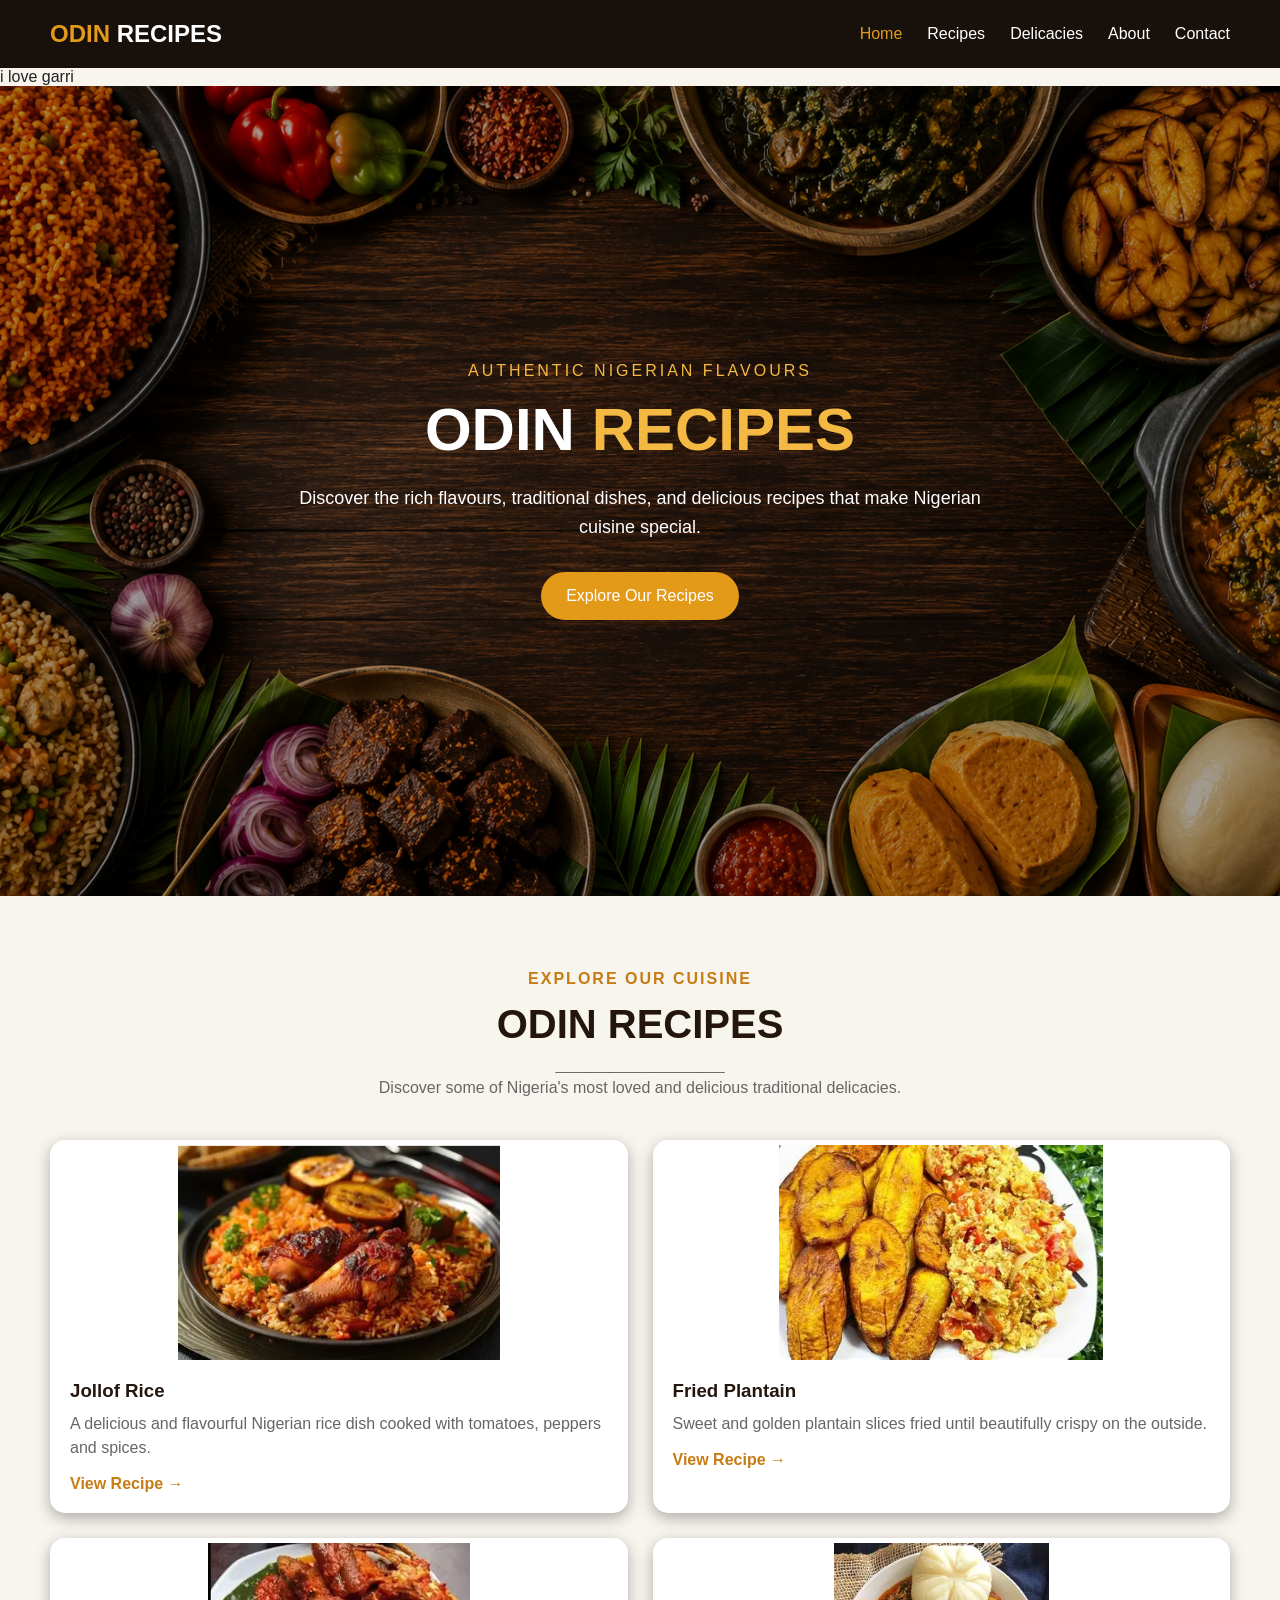
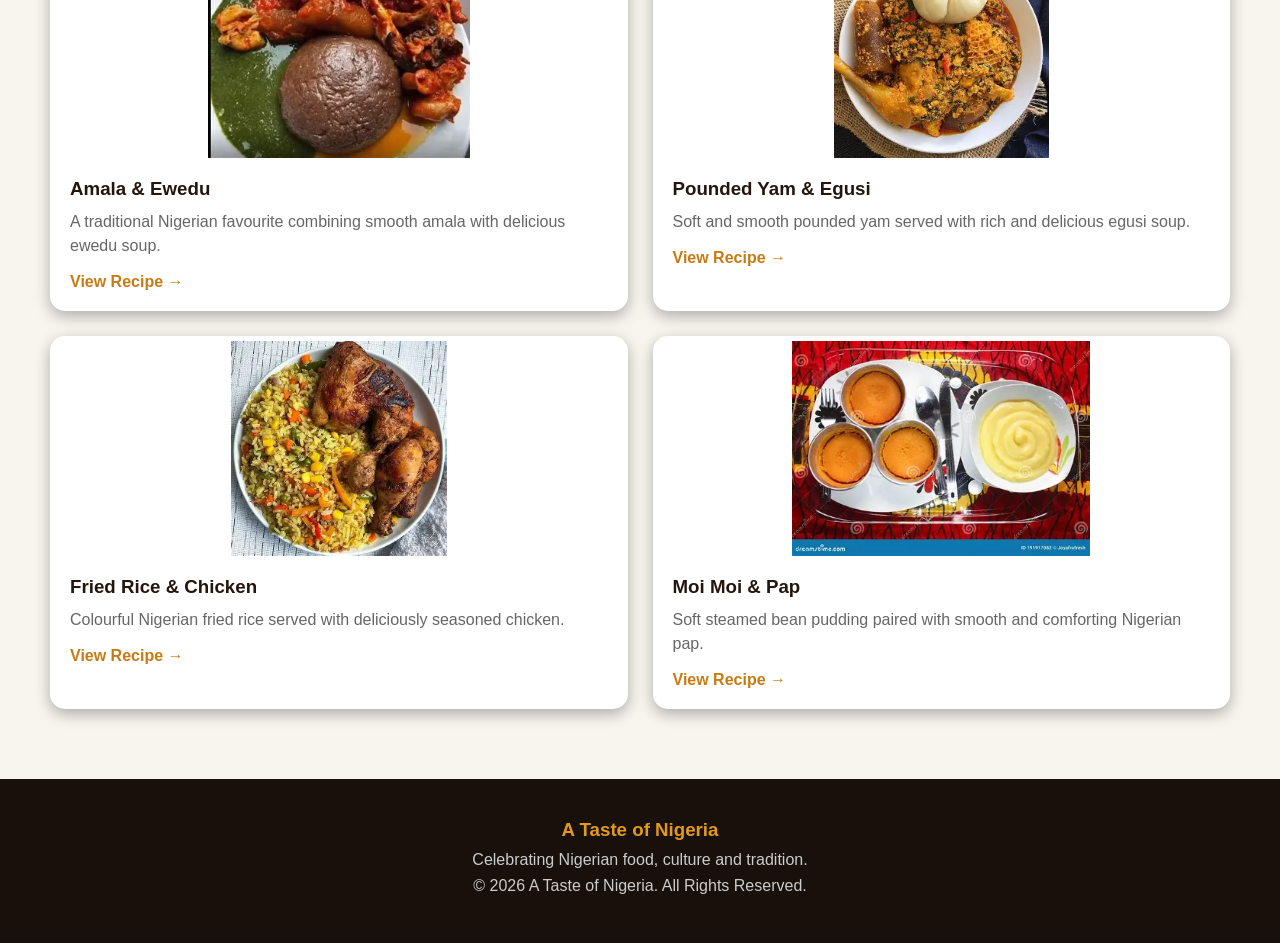
<file: index.html>
<!doctype html>
<html lang="en">
  <head>
    <meta charset="UTF-8" />
    <meta name="viewport" content="width=device-width, initial-scale=1.0" />

    <title>ODIN RECIPES</title>

    <link rel="stylesheet" href="css/style.css" />
  </head>

  <body>
    <!-- =========================
         NAVIGATION BAR
    ========================== -->

    <nav class="navbar">
      <div class="logo"><span>ODIN</span> RECIPES</div>

      <ul class="nav-links">
        <li><a href="index.html" class="active">Home</a></li>
        <li><a href="recipes.html">Recipes</a></li>
        <li><a href="#delicacies">Delicacies</a></li>
        <li><a href="#">About</a></li>
        <li><a href="#">Contact</a></li>
      </ul>
    </nav>
    <div>
      <p>
        i love garri
      </p>

    </div>
              
    <header class="hero">
      <div class="hero-overlay"></div>

      <div class="hero-content">
        <p class="hero-small-text">AUTHENTIC NIGERIAN FLAVOURS</p>

        <h1>ODIN <span>RECIPES</span></h1>

        <p class="hero-description">
          Discover the rich flavours, traditional dishes, and delicious recipes
          that make Nigerian cuisine special.
        </p>

        <a href="recipes.html" class="hero-button"> Explore Our Recipes </a>
      </div>
    </header>

    <section class="delicacies" id="delicacies">
      <div class="section-heading">
        <p>EXPLORE OUR CUISINE</p>

        <h2>ODIN RECIPES</h2>

        <strong> <span class="dot">___________________</span> </strong>

        <p>
          Discover some of Nigeria's most loved and delicious traditional
          delicacies.
        </p>
      </div>

      <div class="delicacy-container">
        <!-- JOLLOF RICE -->

        <article class="delicacy-card">
          <div class="delicacy-image">
            <img src="./images/image.png" alt="Nigerian Jollof Rice" />
          </div>

          <div class="delicacy-content">
            <h3>Jollof Rice</h3>

            <p>
              A delicious and flavourful Nigerian rice dish cooked with
              tomatoes, peppers and spices.
            </p>

            <a href="recipes.html#jollof-rice"> View Recipe → </a>
          </div>
        </article>

        <!-- FRIED PLANTAIN -->

        <article class="delicacy-card">
          <div class="delicacy-image">
            <img src="./images/image 2.png" alt="Nigerian Fried Plantain" />
          </div>

          <div class="delicacy-content">
            <h3>Fried Plantain</h3>

            <p>
              Sweet and golden plantain slices fried until beautifully crispy on
              the outside.
            </p>

            <a href="recipes.html#fried-plantain"> View Recipe → </a>
          </div>
        </article>

        <!-- AMALA AND EWEDU -->

        <article class="delicacy-card">
          <div class="delicacy-image">
            <img src="./images/image 3.png" alt="Amala and Ewedu" />
          </div>

          <div class="delicacy-content">
            <h3>Amala & Ewedu</h3>

            <p>
              A traditional Nigerian favourite combining smooth amala with
              delicious ewedu soup.
            </p>

            <a href="recipes.html#amala-ewedu"> View Recipe → </a>
          </div>
        </article>

        <!-- POUNDED YAM AND EGUSI -->

        <article class="delicacy-card">
          <div class="delicacy-image">
            <img src="./images/image 4.png" alt="Pounded Yam and Egusi Soup" />
          </div>

          <div class="delicacy-content">
            <h3>Pounded Yam & Egusi</h3>

            <p>
              Soft and smooth pounded yam served with rich and delicious egusi
              soup.
            </p>

            <a href="recipes.html#pounded-yam-egusi"> View Recipe → </a>
          </div>
        </article>

        <!-- FRIED RICE AND CHICKEN -->

        <article class="delicacy-card">
          <div class="delicacy-image">
            <img src="./images/image 5.png" alt="Fried Rice and Chicken" />
          </div>

          <div class="delicacy-content">
            <h3>Fried Rice & Chicken</h3>

            <p>
              Colourful Nigerian fried rice served with deliciously seasoned
              chicken.
            </p>

            <a href="recipes.html#fried-rice-chicken"> View Recipe → </a>
          </div>
        </article>

        <!-- MOI MOI AND PAP -->

        <article class="delicacy-card">
          <div class="delicacy-image">
            <img src="./images/image 6.png" alt="Moi Moi and Pap" />
          </div>

          <div class="delicacy-content">
            <h3>Moi Moi & Pap</h3>

            <p>
              Soft steamed bean pudding paired with smooth and comforting
              Nigerian pap.
            </p>

            <a href="recipes.html#moi-moi-pap"> View Recipe → </a>
          </div>
        </article>
      </div>
    </section>

    <!-- =========================
         FOOTER
    ========================== -->

    <footer>
      <h3>A Taste of Nigeria</h3>

      <p>Celebrating Nigerian food, culture and tradition.</p>

      <p class="copyright">
        &copy; 2026 A Taste of Nigeria. All Rights Reserved.
      </p>
    </footer>
  </body>
</html>
</file>
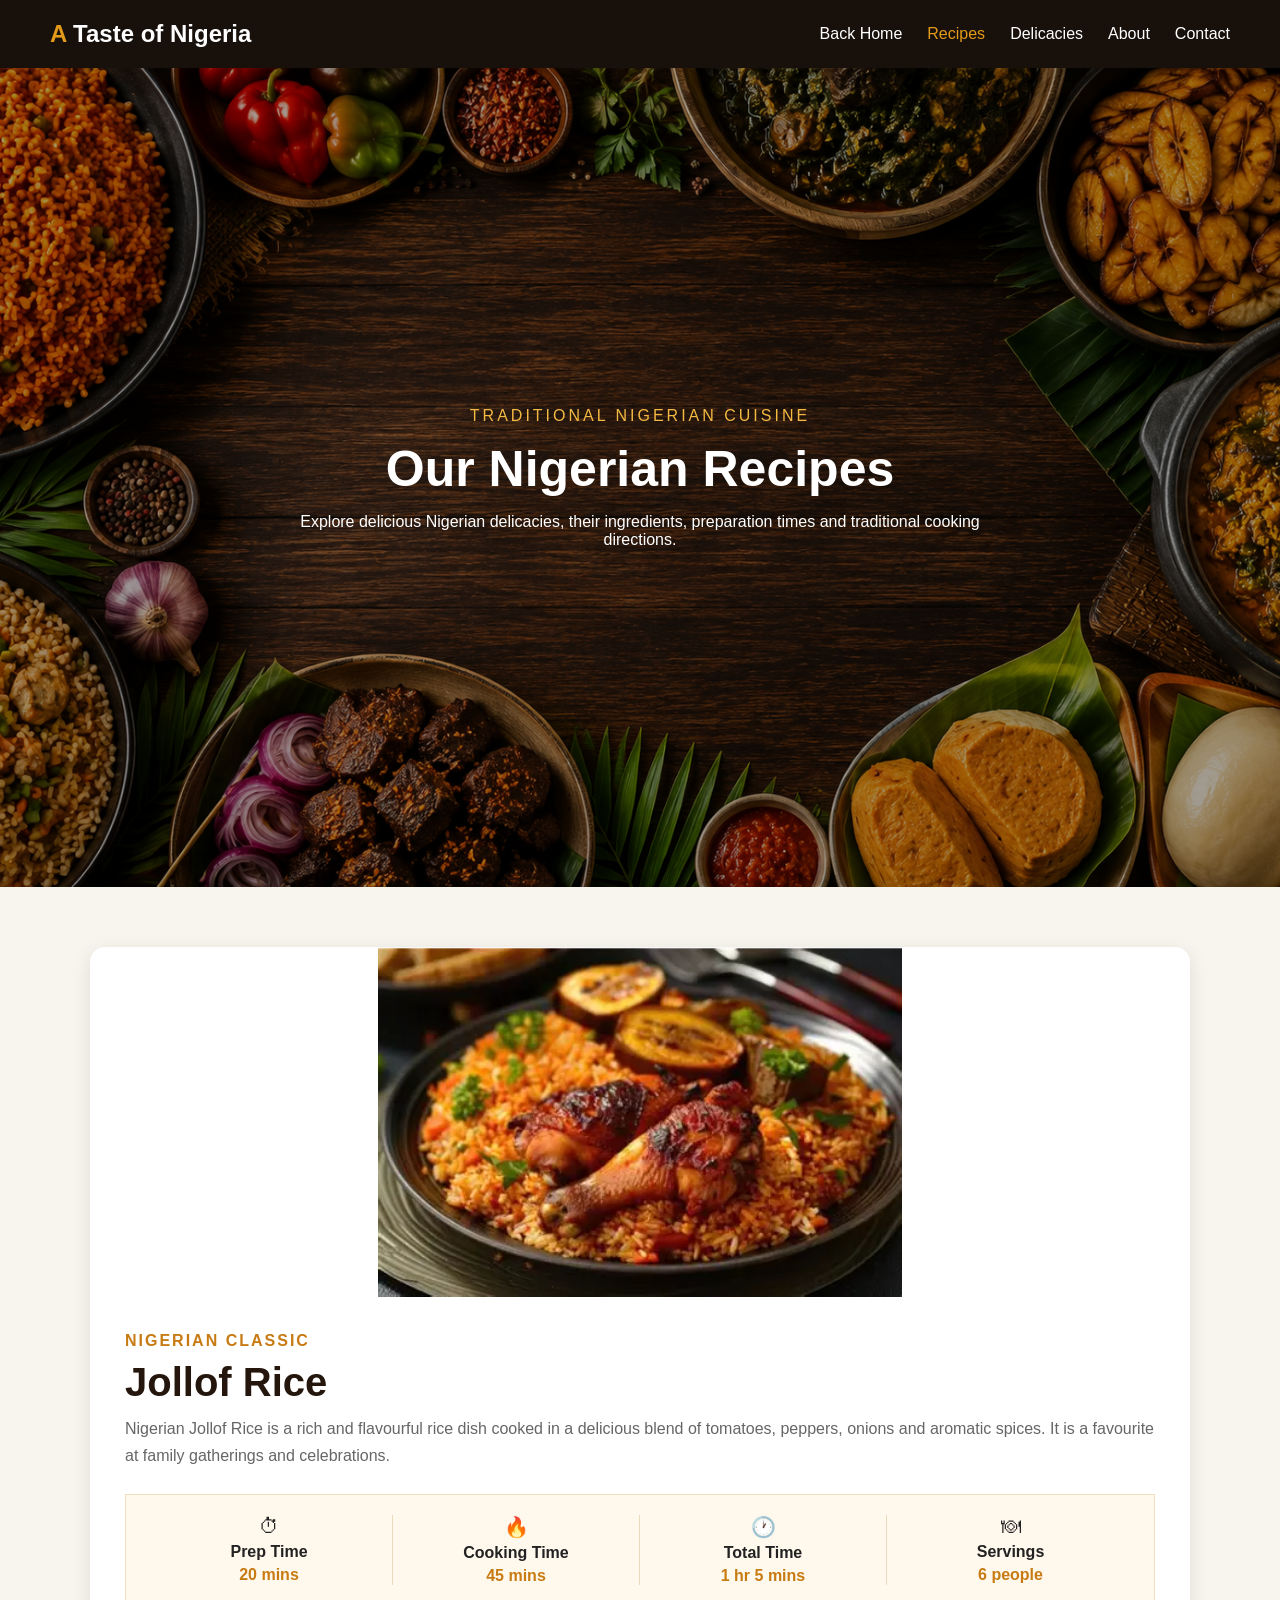
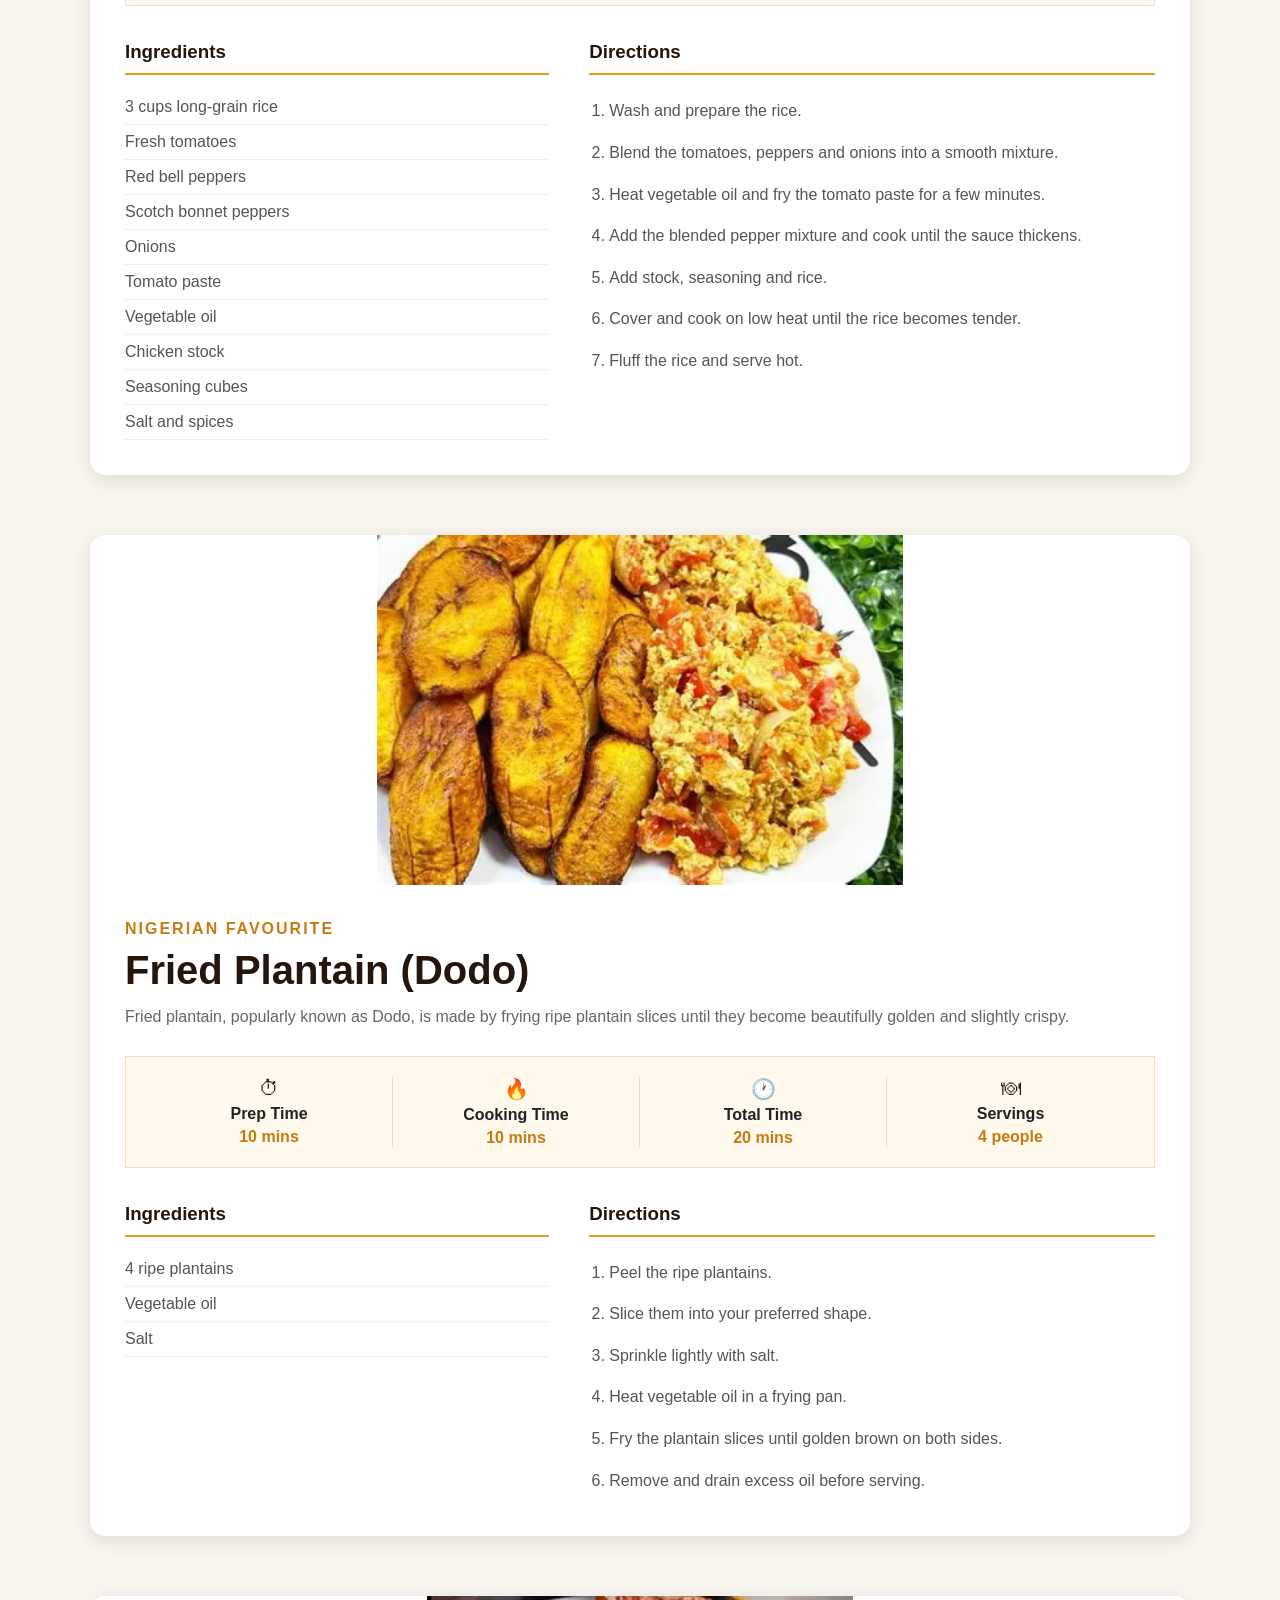
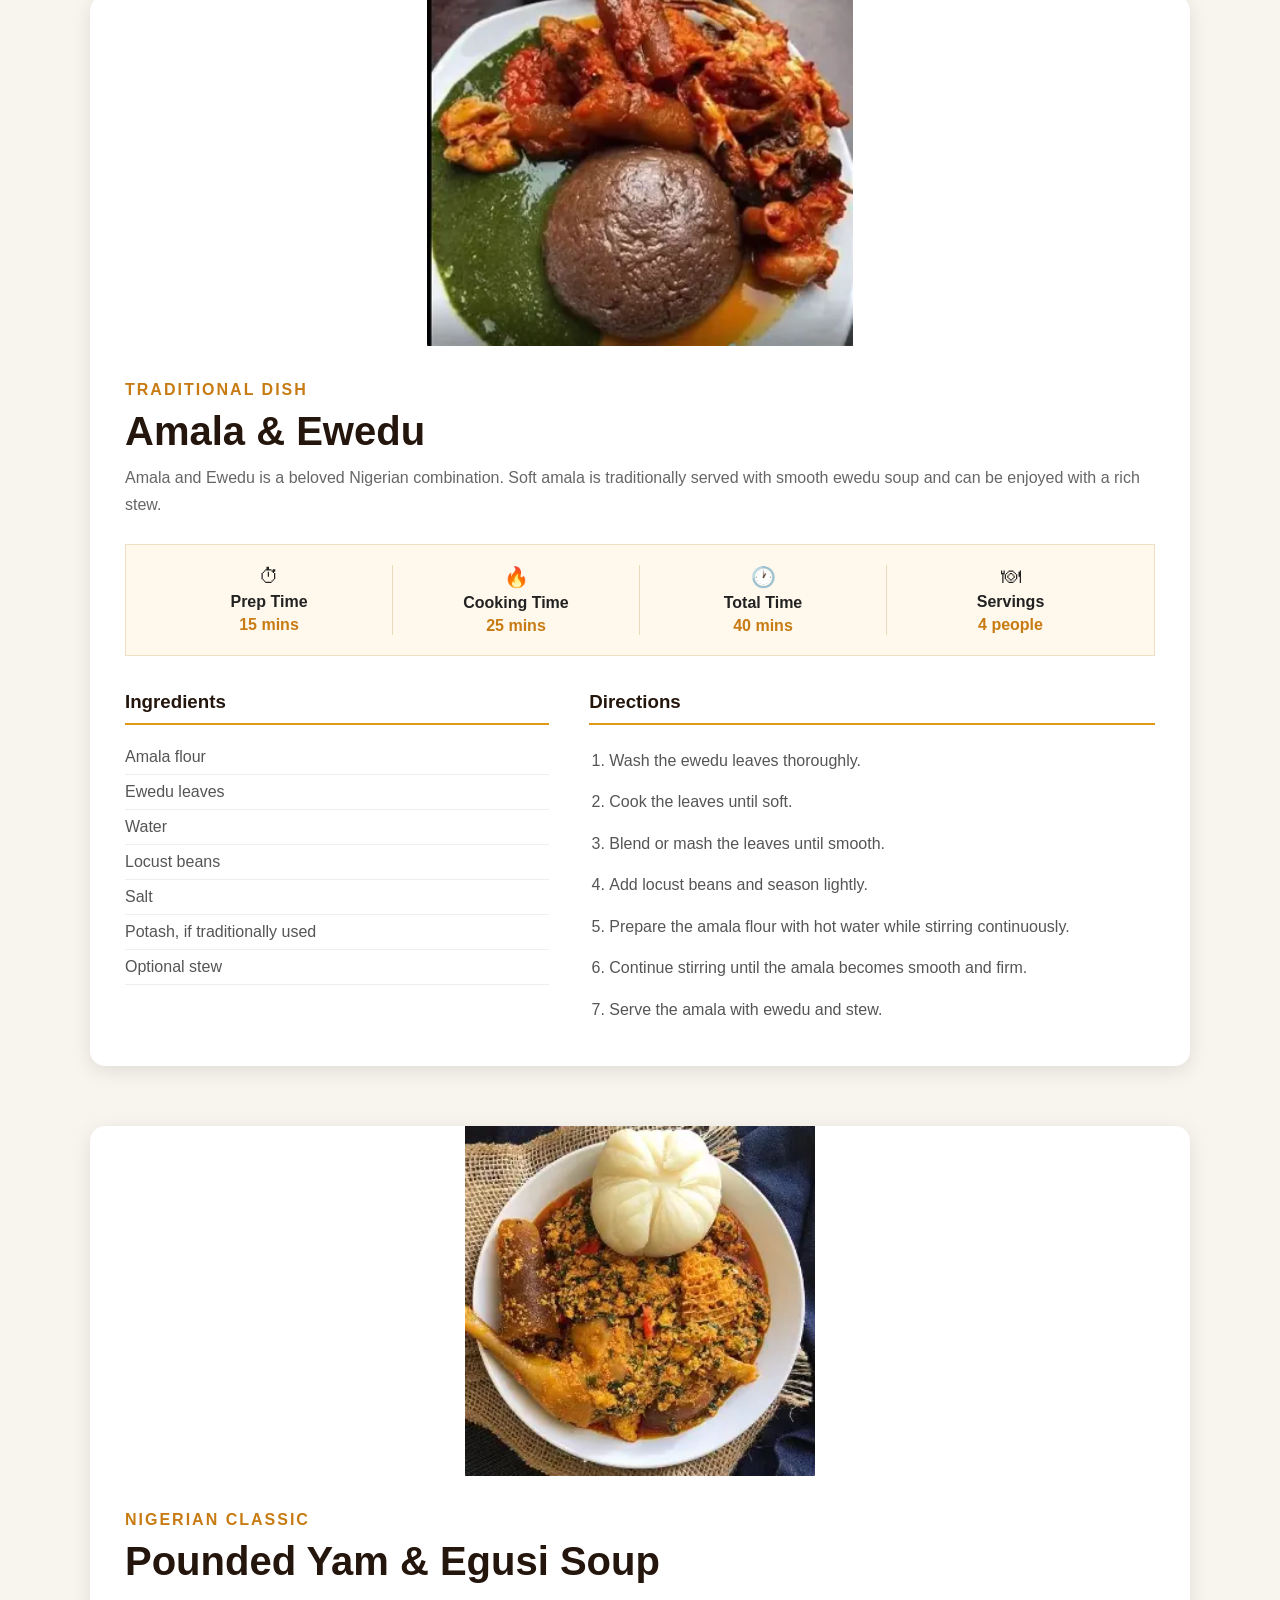
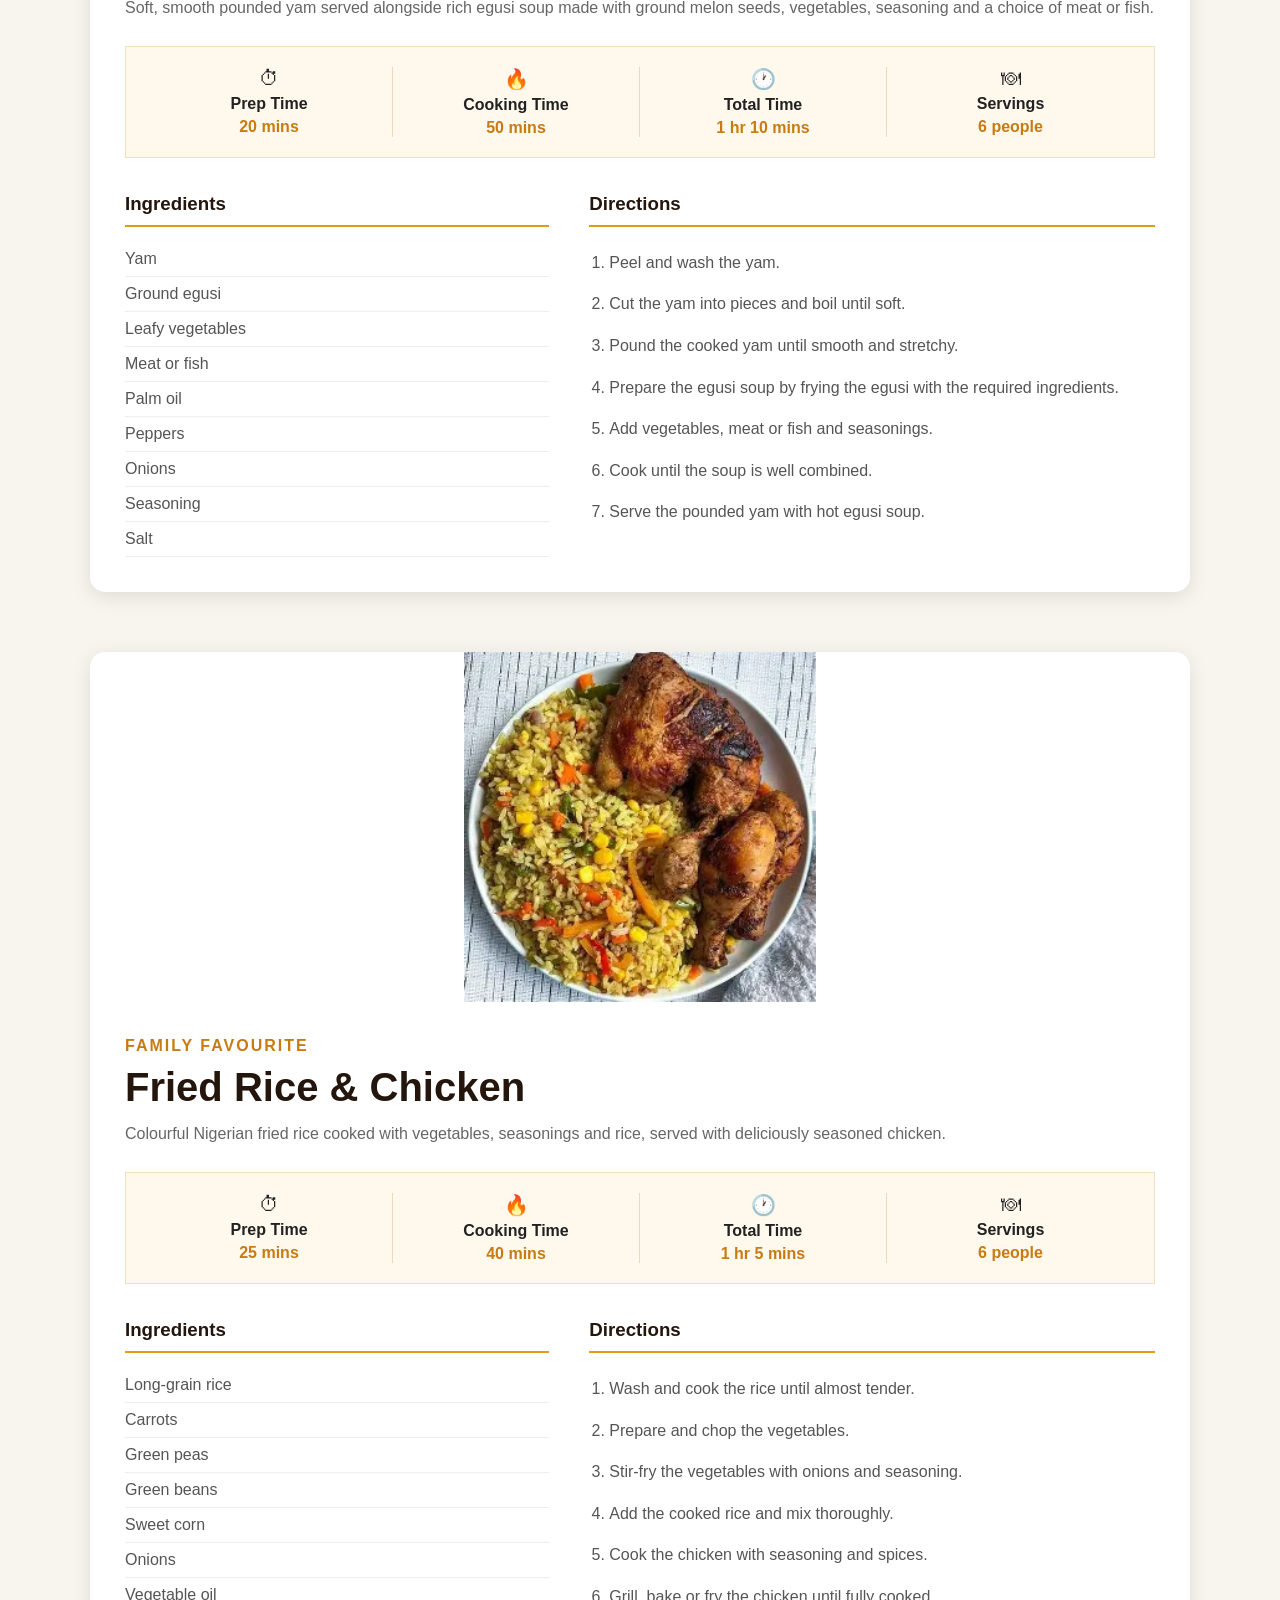
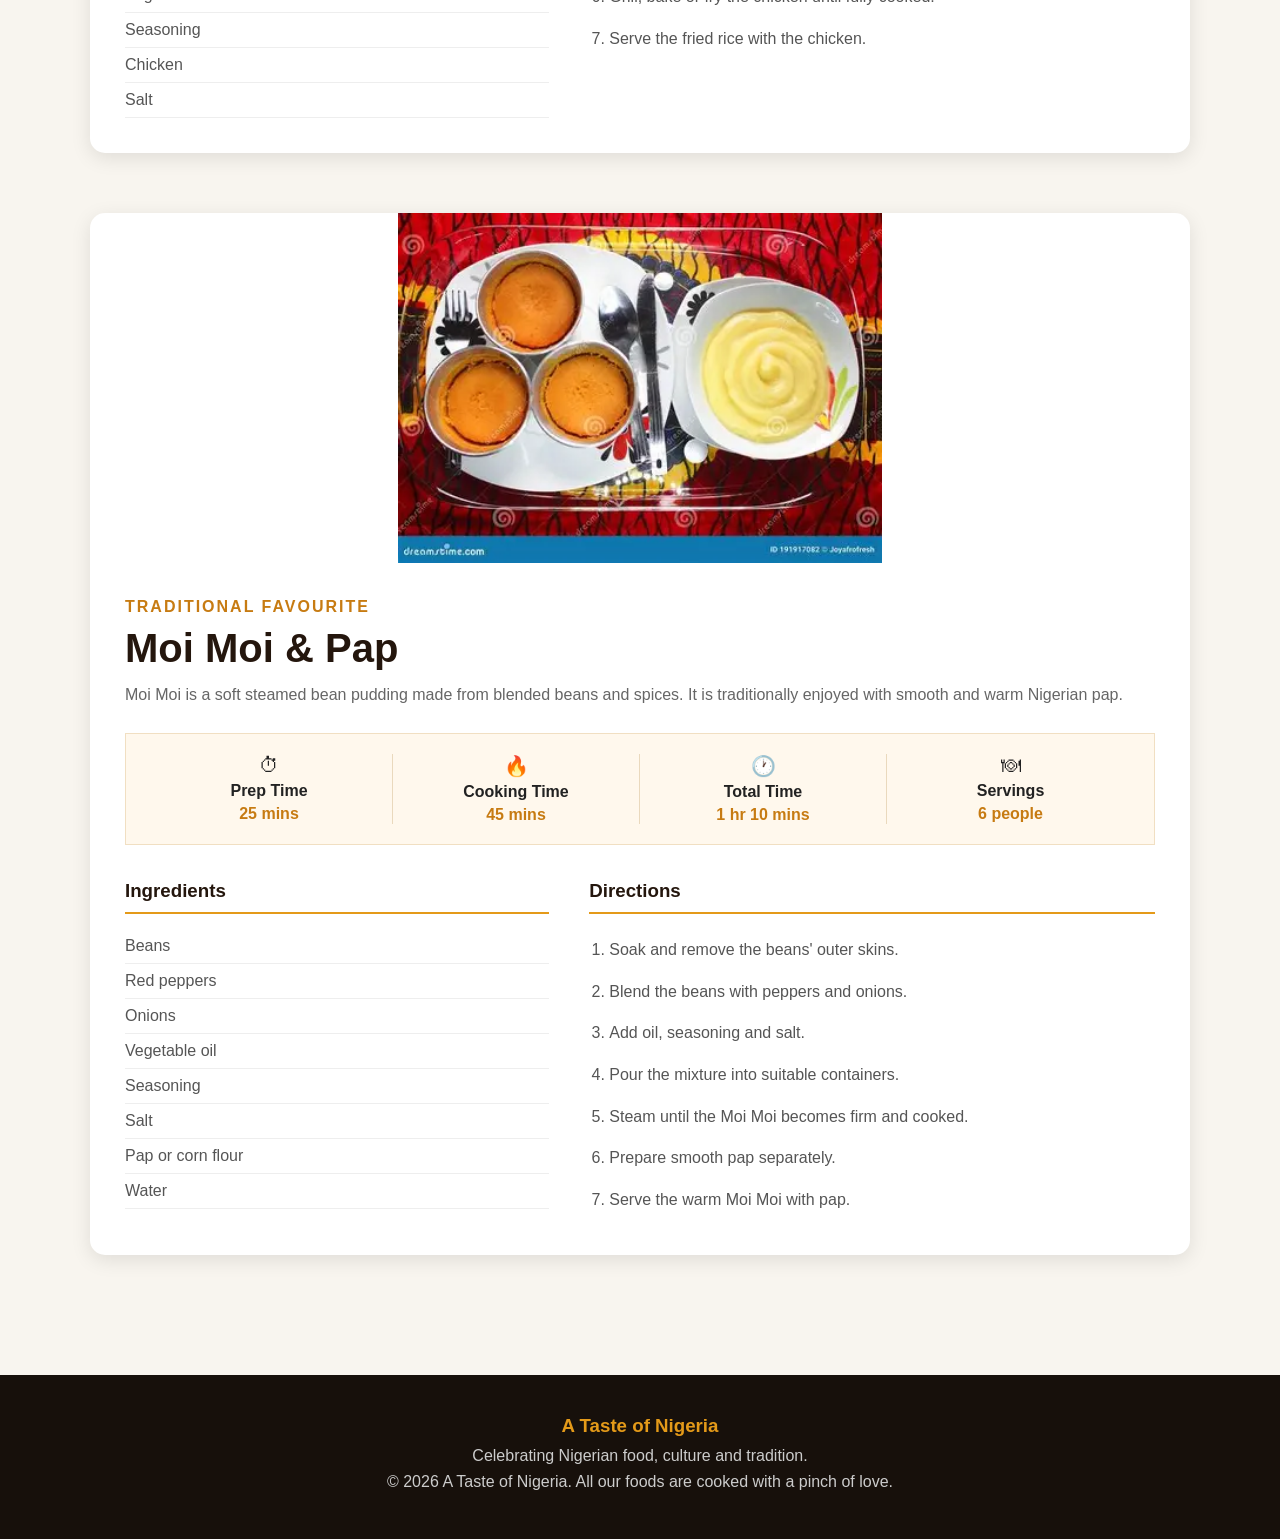
<file: recipes.html>
<!doctype html>
<html lang="en">
  <head>
    <meta charset="UTF-8" />
    <meta name="viewport" content="width=device-width, initial-scale=1.0" />

    <title>Recipes | A Taste of Nigeria</title>

    <link rel="stylesheet" href="css/style.css" />
  </head>

  <body>
    <!-- =========================
         NAVIGATION
    ========================== -->

    <nav class="navbar">
      <div class="logo"><span>A</span> Taste of Nigeria</div>

      <ul class="nav-links">
        <li><a href="index.html">Back Home</a></li>
        <li><a href="recipes.html" class="active">Recipes</a></li>
         <li><a href="index.html#delicacies">Delicacies</a></li>
        <li><a href="#">About</a></li>
        <li><a href="#">Contact</a></li>
      </ul>
    </nav>


    <header class="dashboard-hero">
      <div class="dashboard-hero-content">
        <p>TRADITIONAL NIGERIAN CUISINE</p>
            <div>
              <h1 >Our Nigerian Recipes</h1>
            </div>
      
        <p>
          Explore delicious Nigerian delicacies, their ingredients, preparation
          times and traditional cooking directions.
        </p>
      </div>
    </header>


    <main class="recipe-dashboard">

      <section class="recipe-section" id="jollof-rice">
        <div class="recipe-image">
          <img src="./images/image.png" alt="Nigerian Jollof Rice" />
        </div>

        <div class="recipe-details">
          <p class="recipe-category">NIGERIAN CLASSIC</p>

          <h2>Jollof Rice</h2>

          <p class="recipe-description">
            Nigerian Jollof Rice is a rich and flavourful rice dish cooked in a
            delicious blend of tomatoes, peppers, onions and aromatic spices. It
            is a favourite at family gatherings and celebrations.
          </p>

          <!-- TIME CARD -->

          <div class="recipe-info">
            <div>
              <span>⏱</span>
              <strong>Prep Time</strong>
              <p>20 mins</p>
            </div>

            <div>
              <span>🔥</span>
              <strong>Cooking Time</strong>
              <p>45 mins</p>
            </div>

            <div>
              <span>🕐</span>
              <strong>Total Time</strong>
              <p>1 hr 5 mins</p>
            </div>

            <div>
              <span>🍽</span>
              <strong>Servings</strong>
              <p>6 people</p>
            </div>
          </div>

          <!-- INGREDIENTS -->

          <div class="recipe-content">
            <div class="ingredients">
              <h3>Ingredients</h3>

              <ul>
                <li>3 cups long-grain rice</li>
                <li>Fresh tomatoes</li>
                <li>Red bell peppers</li>
                <li>Scotch bonnet peppers</li>
                <li>Onions</li>
                <li>Tomato paste</li>
                <li>Vegetable oil</li>
                <li>Chicken stock</li>
                <li>Seasoning cubes</li>
                <li>Salt and spices</li>
              </ul>
            </div>

            <!-- DIRECTIONS -->

            <div class="directions">
              <h3>Directions</h3>

              <ol>
                <li>Wash and prepare the rice.</li>

                <li>
                  Blend the tomatoes, peppers and onions into a smooth mixture.
                </li>

                <li>
                  Heat vegetable oil and fry the tomato paste for a few minutes.
                </li>

                <li>
                  Add the blended pepper mixture and cook until the sauce
                  thickens.
                </li>

                <li>Add stock, seasoning and rice.</li>

                <li>
                  Cover and cook on low heat until the rice becomes tender.
                </li>

                <li>Fluff the rice and serve hot.</li>
              </ol>
            </div>
          </div>
        </div>
      </section>

      

      <section class="recipe-section" id="fried-plantain">
        <div class="recipe-image">
          <img src="./images/image 2.png" alt="Fried Plantain" />
        </div>

        <div class="recipe-details">
          <p class="recipe-category">NIGERIAN FAVOURITE</p>

          <h2>Fried Plantain (Dodo)</h2>

          <p class="recipe-description">
            Fried plantain, popularly known as Dodo, is made by frying ripe
            plantain slices until they become beautifully golden and slightly
            crispy.
          </p>

          <div class="recipe-info">
            <div>
              <span>⏱</span>
              <strong>Prep Time</strong>
              <p>10 mins</p>
            </div>

            <div>
              <span>🔥</span>
              <strong>Cooking Time</strong>
              <p>10 mins</p>
            </div>

            <div>
              <span>🕐</span>
              <strong>Total Time</strong>
              <p>20 mins</p>
            </div>

            <div>
              <span>🍽</span>
              <strong>Servings</strong>
              <p>4 people</p>
            </div>
          </div>

          <div class="recipe-content">
            <div class="ingredients">
              <h3>Ingredients</h3>

              <ul>
                <li>4 ripe plantains</li>
                <li>Vegetable oil</li>
                <li>Salt</li>
              </ul>
            </div>

            <div class="directions">
              <h3>Directions</h3>

              <ol>
                <li>Peel the ripe plantains.</li>

                <li>Slice them into your preferred shape.</li>

                <li>Sprinkle lightly with salt.</li>

                <li>Heat vegetable oil in a frying pan.</li>

                <li>
                  Fry the plantain slices until golden brown on both sides.
                </li>

                <li>Remove and drain excess oil before serving.</li>
              </ol>
            </div>
          </div>
        </div>
      </section>

      

      <section class="recipe-section" id="amala-ewedu">
        <div class="recipe-image">
          <img src="./images/image 3.png" alt="Amala and Ewedu" />
        </div>

        <div class="recipe-details">
          <p class="recipe-category">TRADITIONAL DISH</p>

          <h2>Amala & Ewedu</h2>

          <p class="recipe-description">
            Amala and Ewedu is a beloved Nigerian combination. Soft amala is
            traditionally served with smooth ewedu soup and can be enjoyed with
            a rich stew.
          </p>

          <div class="recipe-info">
            <div>
              <span>⏱</span>
              <strong>Prep Time</strong>
              <p>15 mins</p>
            </div>

            <div>
              <span>🔥</span>
              <strong>Cooking Time</strong>
              <p>25 mins</p>
            </div>

            <div>
              <span>🕐</span>
              <strong>Total Time</strong>
              <p>40 mins</p>
            </div>

            <div>
              <span>🍽</span>
              <strong>Servings</strong>
              <p>4 people</p>
            </div>
          </div>

          <div class="recipe-content">
            <div class="ingredients">
              <h3>Ingredients</h3>

              <ul>
                <li>Amala flour</li>
                <li>Ewedu leaves</li>
                <li>Water</li>
                <li>Locust beans</li>
                <li>Salt</li>
                <li>Potash, if traditionally used</li>
                <li>Optional stew</li>
              </ul>
            </div>

            <div class="directions">
              <h3>Directions</h3>

              <ol>
                <li>Wash the ewedu leaves thoroughly.</li>

                <li>Cook the leaves until soft.</li>

                <li>Blend or mash the leaves until smooth.</li>

                <li>Add locust beans and season lightly.</li>

                <li>
                  Prepare the amala flour with hot water while stirring
                  continuously.
                </li>

                <li>
                  Continue stirring until the amala becomes smooth and firm.
                </li>

                <li>Serve the amala with ewedu and stew.</li>
              </ol>
            </div>
          </div>
        </div>
      </section>


      <section class="recipe-section" id="pounded-yam-egusi">
        <div class="recipe-image">
          <img
            src="./images/image 4.png"
            alt="Pounded Yam and Egusi Soup"
          />
        </div>

        <div class="recipe-details">
          <p class="recipe-category">NIGERIAN CLASSIC</p>

          <h2>Pounded Yam & Egusi Soup</h2>

          <p class="recipe-description">
            Soft, smooth pounded yam served alongside rich egusi soup made with
            ground melon seeds, vegetables, seasoning and a choice of meat or
            fish.
          </p>

          <div class="recipe-info">
            <div>
              <span>⏱</span>
              <strong>Prep Time</strong>
              <p>20 mins</p>
            </div>

            <div>
              <span>🔥</span>
              <strong>Cooking Time</strong>
              <p>50 mins</p>
            </div>

            <div>
              <span>🕐</span>
              <strong>Total Time</strong>
              <p>1 hr 10 mins</p>
            </div>

            <div>
              <span>🍽</span>
              <strong>Servings</strong>
              <p>6 people</p>
            </div>
          </div>

          <div class="recipe-content">
            <div class="ingredients">
              <h3>Ingredients</h3>

              <ul>
                <li>Yam</li>
                <li>Ground egusi</li>
                <li>Leafy vegetables</li>
                <li>Meat or fish</li>
                <li>Palm oil</li>
                <li>Peppers</li>
                <li>Onions</li>
                <li>Seasoning</li>
                <li>Salt</li>
              </ul>
            </div>

            <div class="directions">
              <h3>Directions</h3>

              <ol>
                <li>Peel and wash the yam.</li>

                <li>Cut the yam into pieces and boil until soft.</li>

                <li>Pound the cooked yam until smooth and stretchy.</li>

                <li>
                  Prepare the egusi soup by frying the egusi with the required
                  ingredients.
                </li>

                <li>Add vegetables, meat or fish and seasonings.</li>

                <li>Cook until the soup is well combined.</li>

                <li>Serve the pounded yam with hot egusi soup.</li>
              </ol>
            </div>
          </div>
        </div>
      </section>


      <section class="recipe-section" id="fried-rice-chicken">
        <div class="recipe-image">
          <img
            src="./images/image 5.png"
            alt="Fried Rice and Chicken"
          />
        </div>

        <div class="recipe-details">
          <p class="recipe-category">FAMILY FAVOURITE</p>

          <h2>Fried Rice & Chicken</h2>

          <p class="recipe-description">
            Colourful Nigerian fried rice cooked with vegetables, seasonings and
            rice, served with deliciously seasoned chicken.
          </p>

          <div class="recipe-info">
            <div>
              <span>⏱</span>
              <strong>Prep Time</strong>
              <p>25 mins</p>
            </div>

            <div>
              <span>🔥</span>
              <strong>Cooking Time</strong>
              <p>40 mins</p>
            </div>

            <div>
              <span>🕐</span>
              <strong>Total Time</strong>
              <p>1 hr 5 mins</p>
            </div>

            <div>
              <span>🍽</span>
              <strong>Servings</strong>
              <p>6 people</p>
            </div>
          </div>

          <div class="recipe-content">
            <div class="ingredients">
              <h3>Ingredients</h3>

              <ul>
                <li>Long-grain rice</li>
                <li>Carrots</li>
                <li>Green peas</li>
                <li>Green beans</li>
                <li>Sweet corn</li>
                <li>Onions</li>
                <li>Vegetable oil</li>
                <li>Seasoning</li>
                <li>Chicken</li>
                <li>Salt</li>
              </ul>
            </div>

            <div class="directions">
              <h3>Directions</h3>

              <ol>
                <li>Wash and cook the rice until almost tender.</li>

                <li>Prepare and chop the vegetables.</li>

                <li>Stir-fry the vegetables with onions and seasoning.</li>

                <li>Add the cooked rice and mix thoroughly.</li>

                <li>Cook the chicken with seasoning and spices.</li>

                <li>Grill, bake or fry the chicken until fully cooked.</li>

                <li>Serve the fried rice with the chicken.</li>
              </ol>
            </div>
          </div>
        </div>
      </section>

     

      <section class="recipe-section" id="moi-moi-pap">
        <div class="recipe-image">
          <img src="./images/image 6.png" alt="Moi Moi and Pap" />
        </div>

        <div class="recipe-details">
          <p class="recipe-category">TRADITIONAL FAVOURITE</p>

          <h2>Moi Moi & Pap</h2>

          <p class="recipe-description">
            Moi Moi is a soft steamed bean pudding made from blended beans and
            spices. It is traditionally enjoyed with smooth and warm Nigerian
            pap.
          </p>

          <div class="recipe-info">
            <div>
              <span>⏱</span>
              <strong>Prep Time</strong>
              <p>25 mins</p>
            </div>

            <div>
              <span>🔥</span>
              <strong>Cooking Time</strong>
              <p>45 mins</p>
            </div>

            <div>
              <span>🕐</span>
              <strong>Total Time</strong>
              <p>1 hr 10 mins</p>
            </div>

            <div>
              <span>🍽</span>
              <strong>Servings</strong>
              <p>6 people</p>
            </div>
          </div>

          <div class="recipe-content">
            <div class="ingredients">
              <h3>Ingredients</h3>

              <ul>
                <li>Beans</li>
                <li>Red peppers</li>
                <li>Onions</li>
                <li>Vegetable oil</li>
                <li>Seasoning</li>
                <li>Salt</li>
                <li>Pap or corn flour</li>
                <li>Water</li>
              </ul>
            </div>

            <div class="directions">
              <h3>Directions</h3>

              <ol>
                <li>Soak and remove the beans' outer skins.</li>

                <li>Blend the beans with peppers and onions.</li>

                <li>Add oil, seasoning and salt.</li>

                <li>Pour the mixture into suitable containers.</li>

                <li>Steam until the Moi Moi becomes firm and cooked.</li>

                <li>Prepare smooth pap separately.</li>

                <li>Serve the warm Moi Moi with pap.</li>
              </ol>
            </div>
          </div>
        </div>
      </section>
    </main>

    <!-- =========================
         FOOTER
    ========================== -->

    <footer>
      <h3>A Taste of Nigeria</h3>

      <p>Celebrating Nigerian food, culture and tradition.</p>

      <p class="copyright">
        &copy; 2026 A Taste of Nigeria.  All our foods are cooked with a pinch of love.
      </p>
    </footer>
  </body>
</html>
</file>
<file: css/style.css>
/* ================================
   BASIC SETTINGS
================================ */

* {
    margin: 0;
    padding: 0;
    box-sizing: border-box;
}

body {
    font-family: Arial, sans-serif;
    background: #f8f5ef;
    color: #222;
}


.navbar {
    background: #17100b;
    color: white;

    padding: 20px 50px;

    display: flex;
    justify-content: space-between;
    align-items: center;
}

.logo {
    font-size: 24px;
    font-weight: bold;
}

.logo span {
    color: #e49a19;
}

.nav-links {
    display: flex;
    gap: 25px;

    list-style: none;
}

.nav-links a {
    color: white;
    text-decoration: none;
}

.nav-links a:hover,
.nav-links .active {
    color: #e49a19;
}


.hero {
    height: 90vh;

    background-image:
        linear-gradient(
            rgba(0, 0, 0, 0.35),
            rgba(0, 0, 0, 0.35)
        ),
        url("../images/food-background\ 2.0\ .jpg.png");

    background-size: cover;
    background-position: center;

    display: flex;
    justify-content: center;
    align-items: center;

    text-align: center;
}

.hero-content {
    color: white;
    max-width: 700px;
}

.hero-small-text {
    color: #f4b942;

    letter-spacing: 3px;

    margin-bottom: 15px;
}

.hero h1 {
    font-size: 60px;
    margin-bottom: 20px;
}

.hero h1 span {
    color: #f4b942;
}

.hero-description {
    font-size: 18px;
    line-height: 1.6;

    margin-bottom: 30px;
}



.hero-button {
    background: #e49a19;
    color: white;

    padding: 15px 25px;

    text-decoration: none;

    border-radius: 25px;

    display: inline-block;
}

.hero-button:hover {
    background: #bd7410;
}



.delicacies {
    padding: 70px 50px;
}

.section-heading {
    text-align: center;

    margin-bottom: 40px;
}

.section-heading h2 {
    color: #24160d;

    font-size: 40px;

    margin: 10px 0;
}

.section-heading p {
    color: #666;

    line-height: 1.6;
}

.section-heading p:first-child {
    color: #c77b12;

    font-weight: bold;

    letter-spacing: 2px;
}



.delicacy-container {
    display: grid;

    grid-template-columns: repeat(2, 1fr);

    gap: 25px;
}

.delicacy-card {
    background: white;

    border-radius: 15px;

    overflow: hidden;

    box-shadow: 0 5px 15px rgba(0, 0, 0, 0.3);
}

.delicacy-card:hover {
    transform: translateY(-5px);
}

.delicacy-image {
    height: 220px;
}

.delicacy-image img {
    width: 100%;
    height: 100%;
padding-top: .3rem;
    object-fit: contain;
}

.delicacy-content {
    padding: 20px;
}

.delicacy-content h3 {
    color: #24160d;

    margin-bottom: 10px;
}

.delicacy-content p {
    color: #666;

    line-height: 1.5;

    margin-bottom: 15px;
}

.delicacy-content a {
    color: #c77b12;

    text-decoration: none;

    font-weight: bold;
}
/* .dot {
    color: #bd7410;
} */


.dashboard-hero {
    height: 91vh;

    background-image:
    linear-gradient(
            rgba(0, 0, 0, 0.35),
            rgba(0, 0, 0, 0.35)
        ),
    url("../images/food-background\ 2.0\ .jpg.png");

    background-size: cover;
    background-position: center;

    display: flex;
    justify-content: center;
    align-items: center;

    text-align: center;

    color: white;
}

.dashboard-hero-content {
    max-width: 700px;
}

.dashboard-hero h1 {
    font-size: 50px;

    margin: 15px 0;
}

.dashboard-hero-content > p:first-child {
    color: #f4b942;

    letter-spacing: 3px;
}


.recipe-dashboard {
    padding: 60px 50px;
}

.recipe-section {
    background: white;

    max-width: 1100px;

    margin: 0 auto 60px;

    border-radius: 15px;

    overflow: hidden;

    box-shadow: 0 5px 20px rgba(0, 0, 0, 0.1);
}



.recipe-image {
    height: 350px;
}

.recipe-image img {
    width: 100%;
    height: 100%;

    object-fit: contain;
}




.recipe-details {
    padding: 35px;
}

.recipe-category {
    color: #c77b12;

    font-weight: bold;

    letter-spacing: 2px;
}

.recipe-details h2 {
    color: #24160d;

    font-size: 40px;

    margin: 10px 0;
}

.recipe-description {
    color: #666;

    line-height: 1.7;

    margin-bottom: 25px;
}


.recipe-info {
    background: #fff8ed;

    border: 1px solid #f1dfc2;

    padding: 20px;

    display: grid;

    grid-template-columns: repeat(4, 1fr);

    margin-bottom: 35px;
}

.recipe-info div {
    text-align: center;

    border-right: 1px solid #ead9bd;
}

.recipe-info div:last-child {
    border-right: none;
}

.recipe-info span {
    font-size: 20px;
}

.recipe-info strong {
    display: block;

    margin: 5px;
}

.recipe-info p {
    color: #c77b12;

    font-weight: bold;
}



.recipe-content {
    display: grid;

    grid-template-columns: 1.5fr 2fr;

    gap: 40px;
}

.recipe-content h3 {
    color: #24160d;

    border-bottom: 2px solid #e49a19;

    padding-bottom: 10px;

    margin-bottom: 15px;
}

.ingredients ul {
    list-style: none;
}

.ingredients li {
    padding: 8px 0;

    border-bottom: 1px solid #eee;

    color: #555;
}

.directions ol {
    padding-left: 20px;
}

.directions li {
    padding: 8px 0;

    color: #555;

    line-height: 1.6;
}



footer {
    background: #17100b;

    color: white;

    text-align: center;

    padding: 40px 20px;
}

footer h3 {
    color: #e49a19;

    margin-bottom: 10px;
}

footer p {
    color: #ccc;

    margin: 8px;
}


@media (max-width: 800px) {

    .navbar {
        flex-direction: column;

        gap: 15px;
    }

    .hero h1 {
        font-size: 45px;
    }

    .delicacy-container {
        grid-template-columns: 1fr 1fr;
    }

    .recipe-info {
        grid-template-columns: 1fr 1fr;
    }

    .recipe-content {
        grid-template-columns: 1fr;
    }
}


@media (max-width: 800px) {

    .dashboard-hero-content h1 {
        font-size: 2.7rem;
    }

    .recipe-details {
        padding: 30px 25px;
    }

    .recipe-details h2 {
        font-size: 2.2rem;
    }

    .recipe-info {
        grid-template-columns: repeat(2, 1fr);
    }

    .recipe-info div:nth-child(2) {
        border-right: none;
    }

    .recipe-info div:nth-child(-n+2) {
        border-bottom: 1px solid #ead9bd;
    }

    .recipe-content {
        grid-template-columns: 1fr;

        gap: 40px;
    }
}


@media (max-width: 500px) {

    .dashboard-hero {
        min-height: 40vh;
    }

    .dashboard-hero-content h1 {
        font-size: 2.2rem;
    }

    .recipe-image {
        height: 280px;
    }

    .recipe-info {
        grid-template-columns: 1fr;
    }

    .recipe-info div {
        border-right: none;
        border-bottom: 1px solid #ead9bd;
    }

    .recipe-info div:last-child {
        border-bottom: none;
    }

}
</file>
